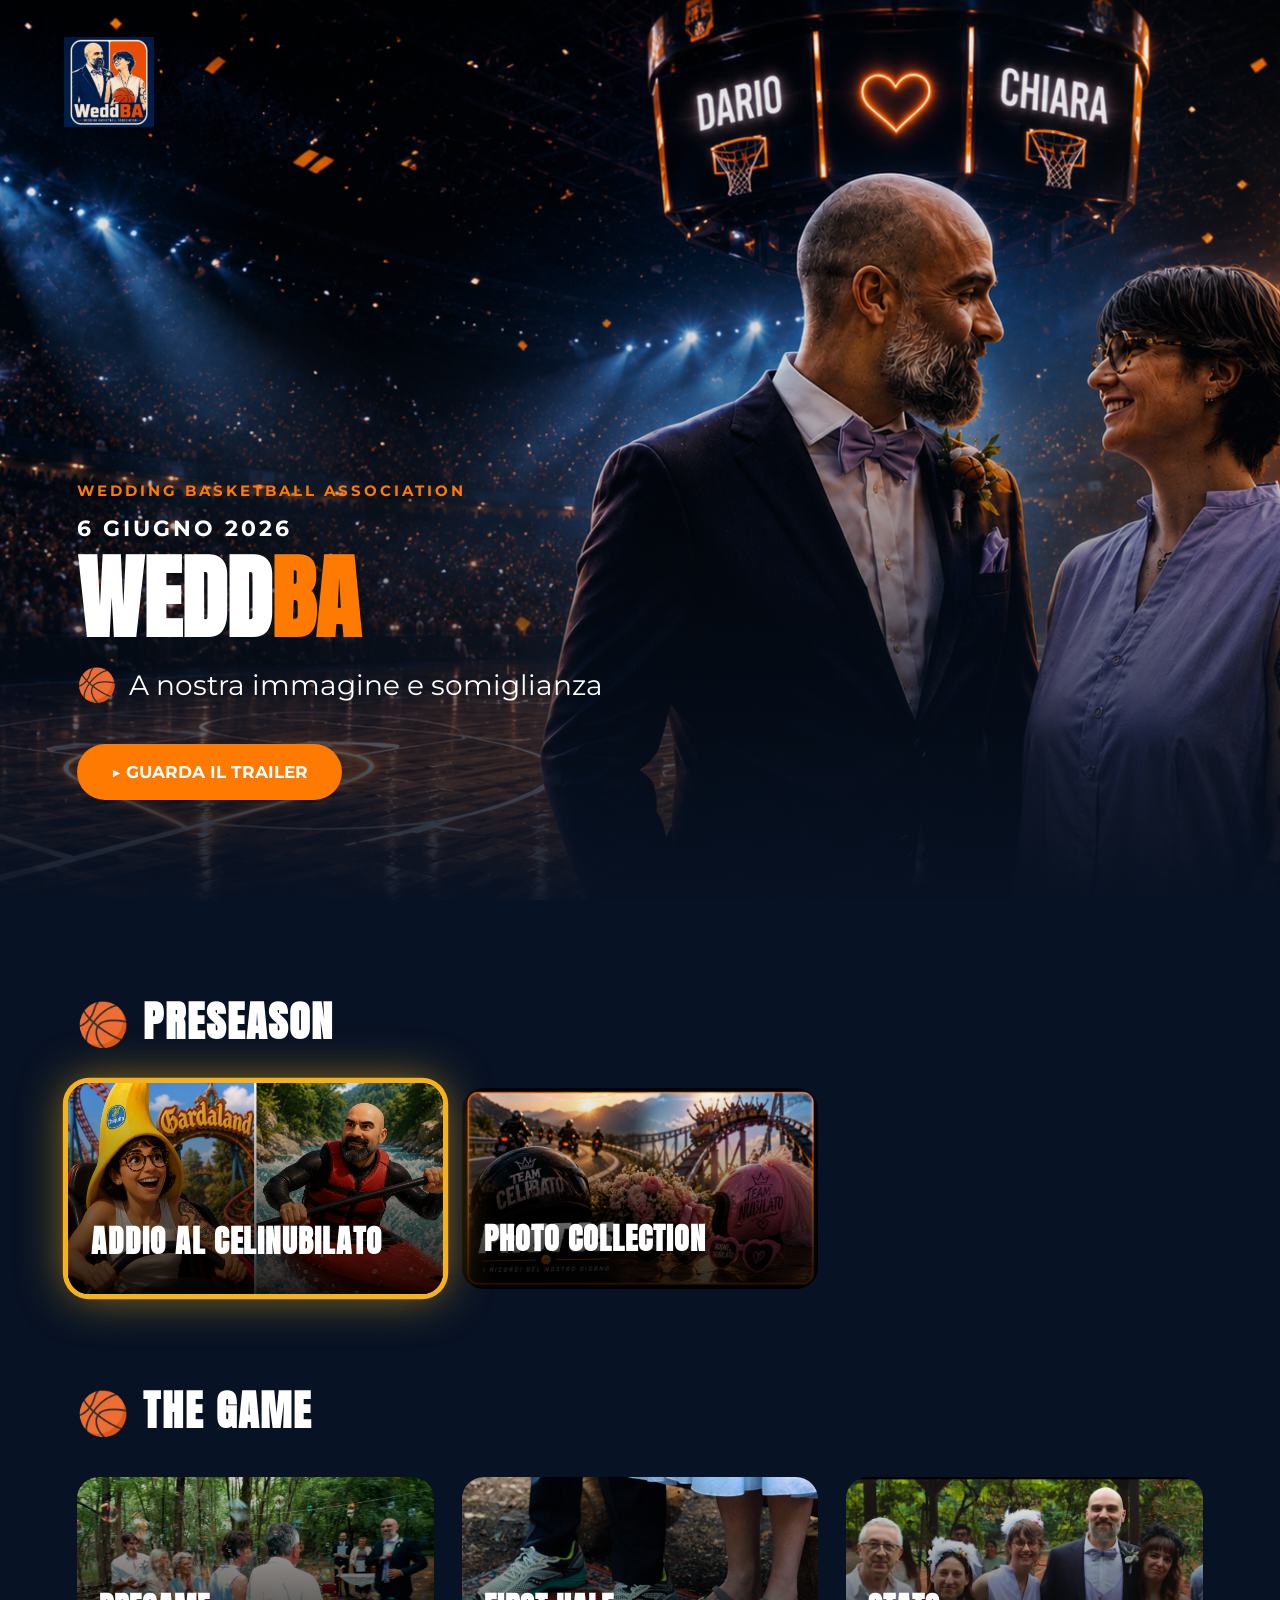
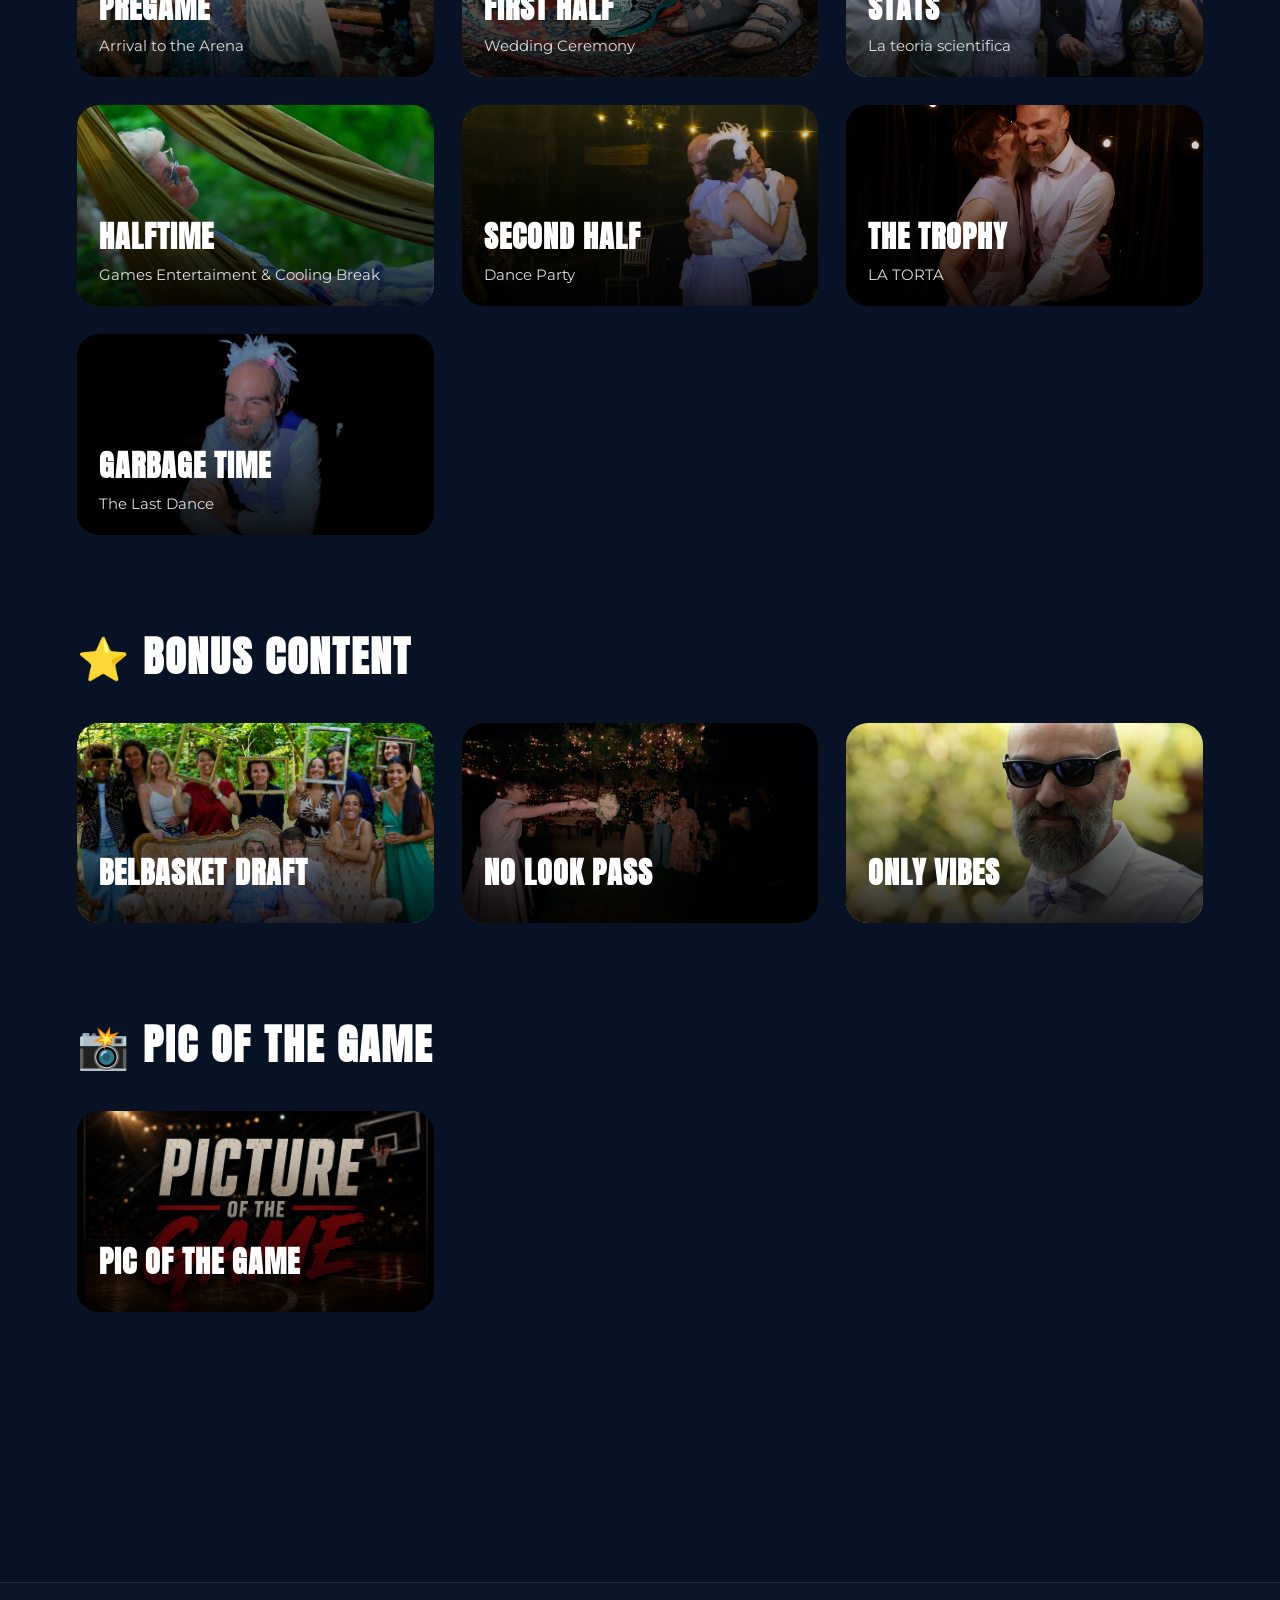
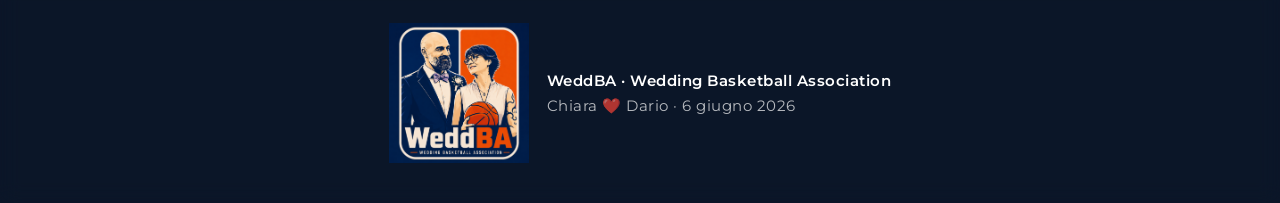
<file: index.html>
<!DOCTYPE html>
<html lang="it">

<head>

    <meta charset="UTF-8">
    <meta name="viewport" content="width=device-width, initial-scale=1.0">

    <title>WeddBA | Chiara & Dario</title>

    <!-- PWA -->

    <link rel="manifest" href="manifest.json">

    <meta name="theme-color" content="#081528">

    <meta name="apple-mobile-web-app-capable" content="yes">

    <meta name="apple-mobile-web-app-status-bar-style" content="black-translucent">

    <meta name="apple-mobile-web-app-title" content="WeddBA">

    <link rel="apple-touch-icon" href="images/icon-192.png">

    <!-- Google Fonts -->

    <link rel="preconnect" href="https://fonts.googleapis.com">

    <link rel="preconnect" href="https://fonts.gstatic.com" crossorigin>

    <link href="https://fonts.googleapis.com/css2?family=Anton&family=Montserrat:wght@300;400;500;600;700&display=swap" rel="stylesheet">

    <!-- CSS -->

    <link rel="stylesheet" href="css/style.css">

    <link rel="stylesheet" href="css/header.css">

    <link rel="stylesheet" href="css/hero.css">

    <link rel="stylesheet" href="css/cards.css">

    <link rel="stylesheet" href="css/footer.css">

    <link rel="stylesheet" href="css/pwa.css">

    <link rel="stylesheet" href="css/responsive.css">

</head>

<body>

    <!-- ==========================
         INSTALL APP
    =========================== -->

    <div id="install-banner">

        <div>

            🏀 Installa <strong>WeddBA</strong> sul tuo telefono

        </div>

        <button id="install-btn">

            Installa

        </button>

    </div>

    <!-- ==========================
         HEADER
    =========================== -->

    <header id="header">

        <div class="logo">

            <img src="images/logo.png" alt="WeddBA">

        </div>

    </header>

    <!-- ==========================
         HERO
    =========================== -->

    <section class="hero">

        <div class="overlay"></div>

        <div class="hero-content">

            <span class="league">

                WEDDING BASKETBALL ASSOCIATION

            </span>

            <div class="hero-date">

            6 GIUGNO 2026

            </div>

            <h1 class="hero-title">

                <span class="w">W</span><span class="edd">edd</span><span class="ba">BA</span>

            </h1>

            <p class="hero-subtitle">

                <span class="ball">🏀</span>

                A nostra immagine e somiglianza

            </p>

            <button class="hero-button">

                ▶ GUARDA IL TRAILER

            </button>

        </div>

    </section>

    <!-- ==========================
         CATEGORIE
    =========================== -->

    <section id="categories" class="categories">

        <div id="categoriesContainer"></div>

    </section>

    <!-- ==========================
         FOOTER
    =========================== -->

    <footer class="footer">

        <img src="images/logo.png"

             class="footer-logo"

             alt="WeddBA">

        <div class="footer-text">

            <p>WeddBA · Wedding Basketball Association</p>

            <p>Chiara ❤️ Dario · 6 giugno 2026</p>

        </div>

    </footer>

    <!-- ==========================
         JAVASCRIPT
    =========================== -->

    <script src="data.js"></script>

    <script src="script.js"></script>

    <script src="install.js"></script>

    <script>

    window.addEventListener("load",()=>{

        const target=sessionStorage.getItem("returnTo");

        if(target){

            setTimeout(()=>{

                const card=document.getElementById(target);

                if(card){

                    card.scrollIntoView({

                        behavior:"smooth",

                        block:"center"

                    });

                }

            },200);

        }

    });

    document.querySelector(".hero-button").addEventListener("click",()=>{

        window.location.href="player.html?video=wLTiqjkjbIs";

    });

    if("serviceWorker" in navigator){

        window.addEventListener("load",()=>{

            navigator.serviceWorker.register("./sw.js")

            .then(()=>console.log("🏀 WeddBA Ready"))

            .catch(console.error);

        });

    }

    </script>

</body>

</html>
</file>
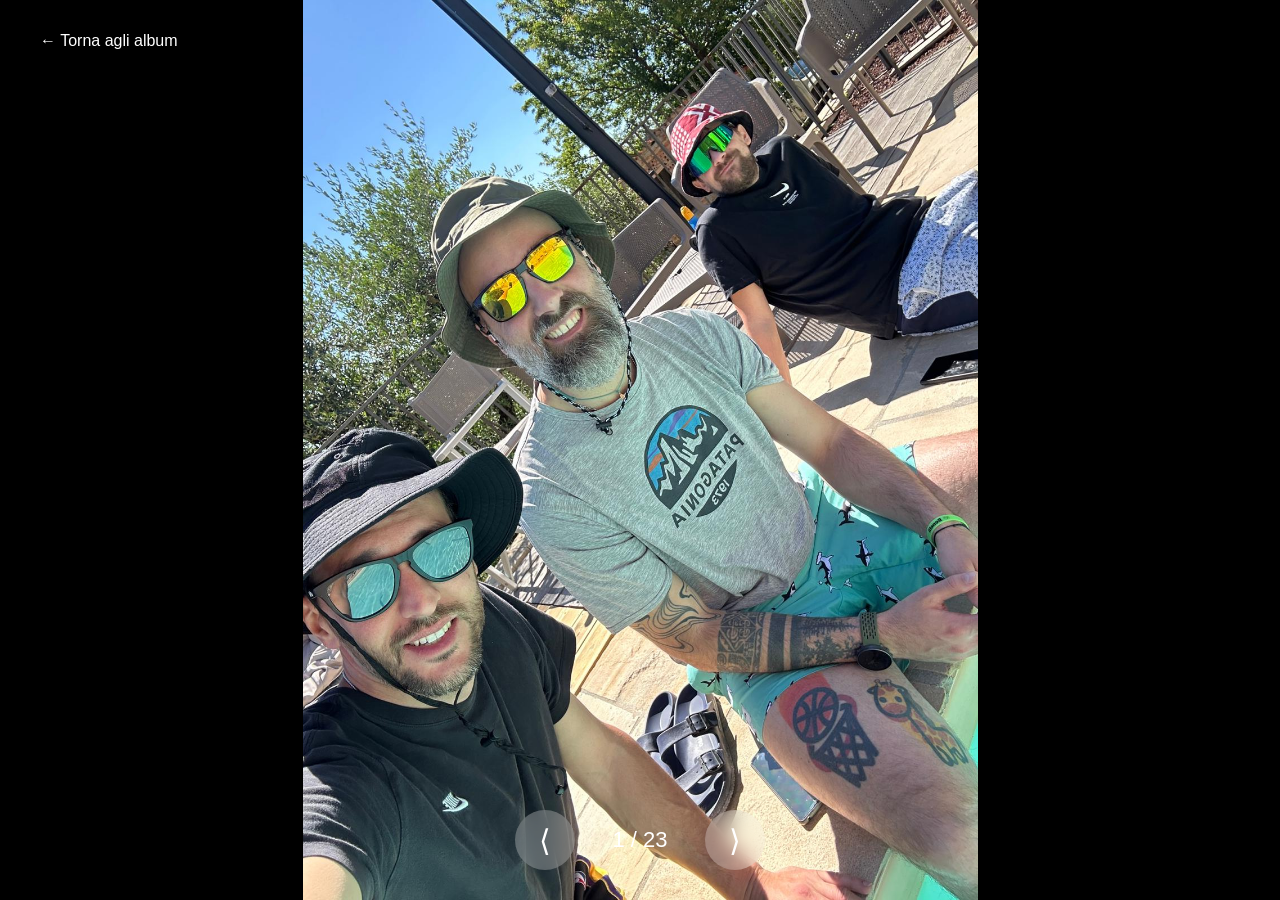
<file: celibato.html>
<!DOCTYPE html>
<html lang="it">

<head>

<meta charset="UTF-8">

<meta name="viewport" content="width=device-width, initial-scale=1.0">

<title>Addio al Celibato</title>

<style>

*{
    margin:0;
    padding:0;
    box-sizing:border-box;
}

body{

    background:#000;
    overflow:hidden;

    display:flex;
    justify-content:center;
    align-items:center;

    height:100vh;

}

img{

    width:100vw;
    height:100vh;

    object-fit:contain;

}

.back{

    position:fixed;

    top:20px;
    left:20px;

    z-index:100;

    color:white;

    text-decoration:none;

    font-family:Arial, sans-serif;

    background:rgba(0,0,0,.5);

    padding:12px 20px;

    border-radius:30px;

    transition:.3s;

}

.back:hover{

    background:rgba(255,255,255,.2);

}

#controls{

    position:fixed;

    bottom:30px;
    left:50%;

    transform:translateX(-50%);

    display:flex;

    gap:20px;

    align-items:center;

    z-index:100;

}

#controls button{

    width:60px;

    height:60px;

    border:none;

    border-radius:50%;

    font-size:30px;

    cursor:pointer;

    background:rgba(255,255,255,.25);

    color:white;

    backdrop-filter:blur(10px);

    transition:.3s;

}

#controls button:hover{

    background:rgba(255,255,255,.45);

}

#counter{

    font-size:22px;

    font-family:Montserrat,sans-serif;

    color:white;

    min-width:90px;

    text-align:center;

}

</style>

</head>

<body>

<a class="back" href="photos.html">← Torna agli album</a>

<img id="photo" src="" alt="">

<div id="controls">

    <button id="prev">⟨</button>

    <span id="counter"></span>

    <button id="next">⟩</button>

</div>

<script src="celibato.js"></script>

</body>

</html>
</file>
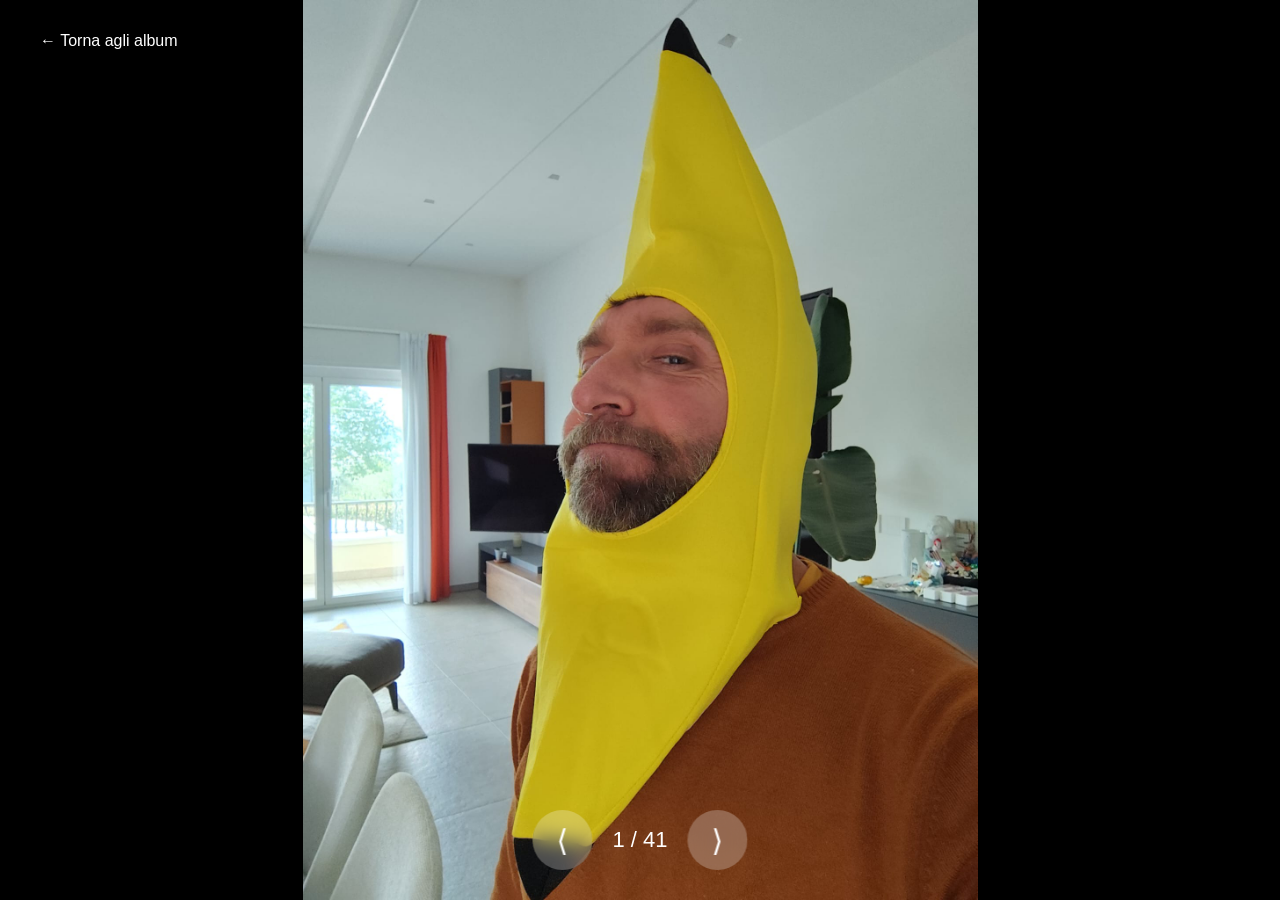
<file: nubilato.html>
<!DOCTYPE html>
<html lang="it">

<head>

<meta charset="UTF-8">

<meta name="viewport" content="width=device-width, initial-scale=1.0">

<title>Addio al Nubilato</title>

<style>

*{
    margin:0;
    padding:0;
    box-sizing:border-box;
}

body{

    background:#000;
    overflow:hidden;

    display:flex;
    justify-content:center;
    align-items:center;

    height:100vh;

}

img{

    width:100vw;
    height:100vh;

    object-fit:contain;

}

.back{

    position:fixed;

    top:20px;
    left:20px;

    z-index:100;

    color:white;

    text-decoration:none;

    font-family:Arial;

    background:rgba(0,0,0,.5);

    padding:12px 20px;

    border-radius:30px;

}

#controls{

    position:fixed;

    bottom:30px;
    left:50%;

    transform:translateX(-50%);

    display:flex;
    gap:20px;

    align-items:center;

    z-index:100;

}

#controls button{

    width:60px;
    height:60px;

    border:none;

    border-radius:50%;

    font-size:30px;

    cursor:pointer;

    background:rgba(255,255,255,.25);

    color:white;

    backdrop-filter:blur(10px);

}

#counter{

    font-size:22px;

    font-family:Montserrat,sans-serif;

    color:white;

}

</style>

</head>

<body>

<a class="back" href="photos.html">← Torna agli album</a>

<img id="photo" src="" alt="">


<div id="controls">

    <button id="prev">⟨</button>

    <span id="counter"></span>

    <button id="next">⟩</button>

</div>



<script src="nubilato.js"></script>

</body>

</html>
</file>
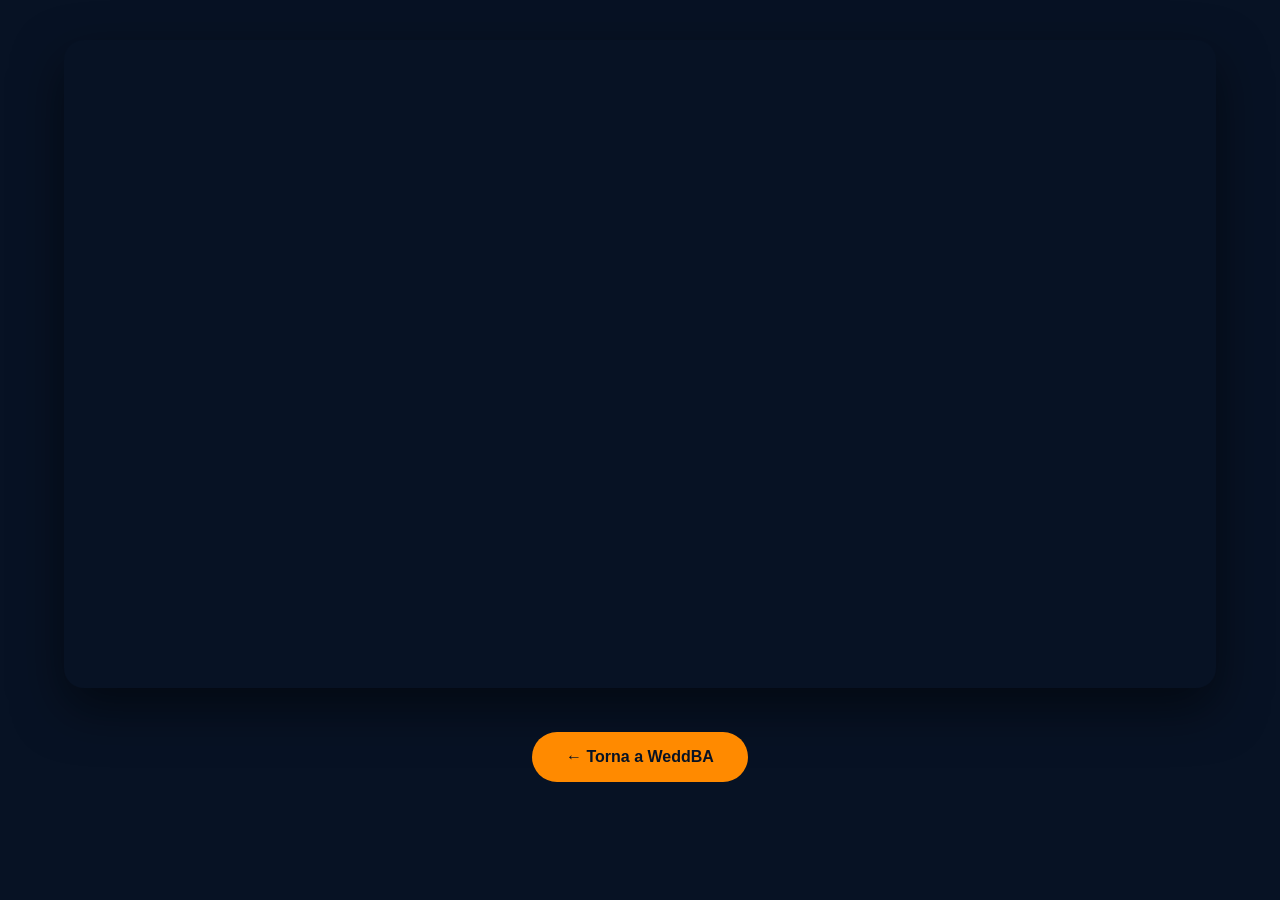
<file: player.html>
<!DOCTYPE html>
<html lang="it">

<head>

<meta charset="UTF-8">
<meta name="viewport" content="width=device-width, initial-scale=1.0">

<title>WeddBA Player</title>

<link rel="stylesheet" href="css/style.css">
<link rel="stylesheet" href="css/player.css">

<style>

body{

    margin:0;
    background:#071224;
    color:white;
    font-family:Montserrat,sans-serif;
    overflow-x:hidden;

}

.player-container{

    width:90%;
    max-width:1200px;
    margin:40px auto;

}

iframe{

    width:100%;
    aspect-ratio:16/9;

    border:none;
    border-radius:20px;

    box-shadow:0 20px 50px rgba(0,0,0,.5);

}

.back-home{

    text-align:center;
    margin:40px 0;

}

.back-btn{

    display:inline-block;

    padding:16px 34px;

    background:#ff8a00;
    color:#071224;

    text-decoration:none;

    font-weight:700;

    border-radius:50px;

    transition:.25s;

}

.back-btn:hover{

    transform:scale(1.05);

    opacity:.95;

}

.back-btn:focus{

    outline:4px solid #ffd54a;

}

</style>

</head>

<body>

<div class="player-container">

    <iframe
        id="player"
        allow="autoplay; fullscreen"
        allowfullscreen>
    </iframe>

</div>

<div class="back-home">

    <a
        id="backButton"
        href="index.html"
        class="back-btn">

        ← Torna a WeddBA

    </a>

</div>

<script>

// ===============================
// VIDEO
// ===============================

const params = new URLSearchParams(window.location.search);

const video = params.get("video");

const player = document.getElementById("player");

if(video){

    player.src =
    `https://www.youtube.com/embed/${video}?autoplay=1&rel=0&playsinline=1`;

}

// ===============================
// TORNA ALLA HOME
// ===============================

function goHome(){

    window.location.href = "index.html";

}

// ===============================
// TASTI
// ===============================

document.addEventListener("keydown",(e)=>{

    const backKeys=[

        "Escape",
        "Backspace",
        "BrowserBack",
        "GoBack"

    ];

    if(backKeys.includes(e.key)){

        e.preventDefault();

        goHome();

    }

});

// ===============================
// DOPPIO CLICK TELECOMANDO
// ===============================

window.addEventListener("popstate",goHome);

// ===============================
// FOCUS SUL PULSANTE
// ===============================

window.addEventListener("load",()=>{

    document.getElementById("backButton").blur();

});

</script>

</body>

</html>
</file>
<file: css/style.css>
/* =====================================================
   WEDDBA
   BASE STYLE
===================================================== */

/* RESET */

*{
    margin:0;
    padding:0;
    box-sizing:border-box;
}

html{
    scroll-behavior:smooth;
}

body{
    background:#071224;
    color:#fff;
    font-family:'Montserrat',sans-serif;
    overflow-x:hidden;
}

/* COLORI */

:root{

    --background:#071224;

    --orange:#ff7a00;

    --white:#ffffff;

    --gray:#cfcfcf;

    --card:#101c30;

}

/* LINK */

a{
    color:inherit;
    text-decoration:none;
}

/* IMMAGINI */

img{
    display:block;
    max-width:100%;
    height:auto;
}

/* BOTTONI */

button{
    font-family:inherit;
}

/* CONTENITORE */

section{
    width:100%;
}
</file>
<file: css/header.css>
/* =====================================================
   WEDDBA
   HEADER
===================================================== */

#header{

    position:fixed;

    top:0;
    left:0;

    width:100%;

    padding:20px 5%;

    display:flex;

    justify-content:space-between;

    align-items:center;

    z-index:1000;

    transition:.35s;

}

.logo{

    display:flex;

    align-items:center;

}

.logo img{

    width:90px;

    height:auto;

    display:block;

}
</file>
<file: css/hero.css>
/* =====================================================
   WEDDBA
   HERO
===================================================== */

.hero{

    position:relative;

    width:100%;

    min-height:100vh;

    display:flex;

    align-items:flex-end;

    padding:0 6% 100px;

    overflow:hidden;

    background:url("../images/hero.png") center center/cover no-repeat;

}

.overlay{

    position:absolute;

    inset:0;

    background:linear-gradient(
        to top,
        rgba(7,18,36,.95),
        rgba(7,18,36,.20),
        rgba(7,18,36,.05)
    );

}

.hero-content{

    position:relative;

    z-index:2;

    max-width:700px;

}

.league{

    display:inline-block;

    margin-bottom:15px;

    color:var(--orange);

    font-size:15px;

    letter-spacing:3px;

    font-weight:700;

    text-transform:uppercase;

}

.hero-date{

    font-size:22px;

    font-weight:700;

    color:#fff;

    letter-spacing:3px;

    margin-bottom:15px;

}

.hero-title{

    font-family:'Anton',sans-serif;

    font-size:110px;

    line-height:.9;

    text-transform:uppercase;

    margin-bottom:25px;

}

.hero-title .w{

    color:#fff;

}

.hero-title .edd{

    color:#fff;

}

.hero-title .ba{

    color:var(--orange);

}

.hero-subtitle{

    display:flex;

    align-items:center;

    gap:12px;

    font-size:28px;

    margin-bottom:40px;

}

.ball{

    font-size:32px;

}

.hero-button{

    display:inline-flex;

    align-items:center;

    gap:12px;

    padding:18px 34px;

    border:none;

    border-radius:50px;

    background:var(--orange);

    color:#fff;

    font-weight:700;

    font-size:17px;

    cursor:pointer;

    transition:.3s;

}

.hero-button:hover{

    transform:translateY(-3px);

    box-shadow:0 10px 30px rgba(255,120,0,.35);

}
</file>
<file: css/cards.css>
/* =====================================================
   WEDDBA
   CARDS
===================================================== */


/* ==========================
   SEZIONI
========================== */

.categories{

    padding:90px 6%;

}

.season-section{

    margin-bottom:90px;

}

.section-title-custom{

    display:flex;

    align-items:center;

    gap:14px;

    margin-bottom:35px;

    font-family:'Anton',sans-serif;

    font-size:42px;

    letter-spacing:2px;

    text-transform:uppercase;

}


/* ==========================
   GRID
========================== */

.cards-grid{

    display:grid;

    grid-template-columns:repeat(auto-fill,minmax(320px,1fr));

    gap:28px;

}


/* ==========================
   CARD
========================== */

.category{

    position:relative;

    overflow:hidden;

    border-radius:22px;

    cursor:pointer;

    transition:.35s;

    background:#111;

}

.category:hover{

    transform:translateY(-8px);

    box-shadow:0 20px 45px rgba(0,0,0,.45);

}


/* ==========================
   IMMAGINE
========================== */

.category img{

    width:100%;

    aspect-ratio:16/9;

    object-fit:cover;

    display:block;

    transition:.4s;

}

.category:hover img{

    transform:scale(1.05);

}


/* ==========================
   OVERLAY
========================== */

.category::after{

    content:"";

    position:absolute;

    inset:0;

    background:linear-gradient(

        transparent,

        rgba(0,0,0,.85)

    );

}


/* ==========================
   TESTO
========================== */

.category-content{

    position:absolute;

    left:0;

    right:0;

    bottom:0;

    z-index:2;

    padding:22px;

}

.category-content h3{

    font-family:'Anton',sans-serif;

    font-size:30px;

    letter-spacing:1px;

    margin-bottom:6px;

}

.category-content p{

    font-size:15px;

    color:#ddd;

}


/* ==========================
   PLAY
========================== */

.play-icon{

    position:absolute;

    top:50%;

    left:50%;

    transform:translate(-50%,-50%);

    width:70px;

    height:70px;

    border-radius:50%;

    background:rgba(0,0,0,.55);

    display:flex;

    justify-content:center;

    align-items:center;

    font-size:30px;

    opacity:0;

    transition:.3s;

    z-index:3;

}

.category:hover .play-icon{

    opacity:1;

}


/* ==========================
   TV MODE
========================== */

.category.focused{

    transform:scale(1.05);

    border:3px solid var(--gold);

}

/* ==========================================
   FOCUS TV / TASTIERA
========================================== */

.category{

    position:relative;
    transition:.3s;

}

.category.focused{

    transform:scale(1.05);
    z-index:50;

    border-radius:20px;

    box-shadow:
        0 0 0 5px #f6b21a,
        0 0 40px rgba(246,178,26,.6);

}

.category.focused .play-icon{

    background:#f6b21a;
    color:#071224;

}

/* =====================================================
   GLOBAL FOCUS (TV / TASTIERA)
===================================================== */

.category,
.album-card,
.photo{

    position:relative;
    transition:.3s;

}

.category.focused,
.album-card.focused,
.photo.focused{

    transform:scale(1.05);

    z-index:100;

    border-radius:20px;

    box-shadow:
        0 0 0 5px #f6b21a,
        0 0 45px rgba(246,178,26,.65);

}

/* Effetto immagine */

.category.focused img,
.album-card.focused img,
.photo.focused img{

    transform:scale(1.05);

}

/* Play button */

.category.focused .play-icon{

    background:#f6b21a;
    color:#071224;

}
</file>
<file: css/footer.css>
/* =====================================================
   WEDDBA
   FOOTER
===================================================== */

.footer{

    width:100%;

    margin-top:90px;

    padding:40px 6%;

    display:flex;

    justify-content:center;

    align-items:center;

    gap:18px;

    border-top:1px solid rgba(255,255,255,.08);

    background:rgba(255,255,255,.02);

    backdrop-filter:blur(10px);

}

/* ==========================
   LOGO
========================== */

.footer-logo{
    width:140px;
    height:auto;
    display:block;
    flex-shrink:0;
}

/* ==========================
   TESTO
========================== */

.footer-text{

    display:flex;

    flex-direction:column;

    gap:4px;

}

.footer-text p{

    margin:0;

    color:rgba(255,255,255,.70);

    font-size:15px;

    line-height:1.4;

    letter-spacing:.5px;

}

.footer-text p:first-child{

    color:#ffffff;

    font-weight:600;

}

/*
</file>
<file: css/pwa.css>
/* =====================================================
   WEDDBA
   PWA
===================================================== */


/* ==========================
   INSTALL BANNER
========================== */

#install-banner{

    position:fixed;

    left:20px;

    right:20px;

    bottom:20px;

    display:none;

    justify-content:space-between;

    align-items:center;

    gap:20px;

    padding:18px 22px;

    border-radius:18px;

    background:rgba(7,18,36,.96);

    border:2px solid rgba(255,122,0,.45);

    backdrop-filter:blur(14px);

    box-shadow:0 15px 35px rgba(0,0,0,.35);

    z-index:99999;

}

#install-banner div{

    color:#fff;

    font-size:15px;

    font-weight:500;

    line-height:1.4;

}


/* ==========================
   BUTTON
========================== */

#install-btn{

    border:none;

    outline:none;

    cursor:pointer;

    padding:14px 26px;

    border-radius:14px;

    background:linear-gradient(
        135deg,
        #ff7a00,
        #ffb347
    );

    color:#fff;

    font-size:15px;

    font-weight:700;

    transition:.3s;

    flex-shrink:0;

}

#install-btn:hover{

    transform:translateY(-2px);

    box-shadow:0 10px 25px rgba(255,122,0,.35);

}

#
</file>
<file: css/responsive.css>
/* =====================================================
   WEDDBA
   RESPONSIVE
===================================================== */


/* =====================================================
   DESKTOP LARGE
===================================================== */

@media(max-width:1400px){

    .hero-title{

        font-size:92px;

    }

}


/* =====================================================
   TABLET
===================================================== */

@media(max-width:1200px){

    .cards-grid{

        grid-template-columns:repeat(2,minmax(0,1fr));

    }

    .large-card{

        grid-column:span 2;

    }

}


/* =====================================================
   TABLET PICCOLI
===================================================== */

@media(max-width:900px){

    #header{

        padding:0 30px;

    }

    nav{

        gap:20px;

    }

    .hero{

        padding:0 6% 90px;

    }

    .hero-title{

        font-size:72px;

    }

    .hero-subtitle{

        font-size:28px;

    }

}


/* =====================================================
   SMARTPHONE
===================================================== */

@media(max-width:768px){

    .hero{

        background-image:url("../images/hero-mobile.png");
        background-size:cover;
        background-position:center top;
        min-height:100svh;
        padding:35px 20px;

    }

    .hero-content{

        max-width:100%;

    }

    /* Nasconde le scritte sopra ai volti */

    .hero .league{

        display:none;

    }

    .hero .hero-date{

        display:none;

    }

    /* Sposta il titolo più in basso */

    .hero-title{

        font-size:56px;
        margin-top:52vh;

    }

    .hero-subtitle{

        font-size:20px;
        margin-top:10px;

    }

    .hero-button{

        width:100%;

    }

}


/* =====================================================
   TELEFONI
===================================================== */

@media(max-width:700px){

    .cards-grid{

        grid-template-columns:1fr;

    }

    .large-card{

        grid-column:auto;

    }

}


/* =====================================================
   SMARTPHONE PICCOLI
===================================================== */

@media(max-width:650px){

    #header{

        height:75px;
        padding:0 20px;

    }

    .logo img{

        width:80px;
        height:80px;

    }

    nav{

        display:none;

    }

    .categories{

        padding:70px 20px;

    }

    .section-title-custom{

        font-size:34px;

    }

    .footer{

        flex-direction:column;
        text-align:center;

    }

}


/* =====================================================
   iPHONE SE
===================================================== */

@media(max-width:390px){

    .hero-title{

        font-size:46px;
        margin-top:50vh;

    }

    .hero-subtitle{

        font-size:18px;

    }

    .hero-button{

        padding:16px;
        font-size:16px;

    }

}
</file>
<file: css/player.css>
/* =====================================================
   WEDDBA
   PLAYER
===================================================== */

body{
    background:#071224;
    color:#fff;
    font-family:'Montserrat',sans-serif;
}

/* ==========================
   HEADER
========================== */

.player-header{

    position:fixed;
    top:0;
    left:0;
    width:100%;
    height:80px;

    display:flex;
    align-items:center;
    justify-content:space-between;

    padding:0 40px;

    background:rgba(7,18,36,.85);
    backdrop-filter:blur(12px);

    z-index:999;
}

.player-logo img{

    width:95px;
    height:auto;

}

.back-button{

    padding:12px 22px;

    border:none;
    border-radius:40px;

    background:#ff7a00;
    color:#fff;

    font-size:15px;
    font-weight:700;

    cursor:pointer;

    transition:.3s;

}

.back-button:hover{

    transform:translateY(-2px);

    box-shadow:0 10px 25px rgba(255,122,0,.35);

}

/* ==========================
   VIDEO
========================== */

.player{

    width:100%;
    min-height:100vh;

    display:flex;
    align-items:center;
    justify-content:center;

    padding:120px 5% 60px;

}

.video-wrapper{

    width:100%;
    max-width:1400px;

    aspect-ratio:16/9;

    border-radius:22px;

    overflow:hidden;

    background:#000;

    box-shadow:0 25px 60px rgba(0,0,0,.45);

}

.video-wrapper iframe{

    width:100%;
    height:100%;

    border:none;

}

/* ==========================
   INFO
========================== */

.player-info{

    max-width:1000px;

    margin:45px auto;

    text-align:center;

}

.player-info h1{

    font-size:42px;

    margin-bottom:15px;

    font-family:'Anton',sans-serif;

    letter-spacing:2px;

}

.player-info p{

    color:rgba(255,255,255,.75);

    font-size:18px;

    line-height:1.7;

}

/* ==========================
   RESPONSIVE
========================== */

@media(max-width:900px){

    .player-header{

        padding:0 20px;

    }

    .player-logo img{

        width:75px;

    }

    .back-button{

        padding:10px 18px;
        font-size:14px;

    }

    .player{

        padding:100px 20px 40px;

    }

    .player-info h1{

        font-size:30px;

    }

}

@media(max-width:600px){

    .player{

        padding:90px 15px 30px;

    }

    .video-wrapper{

        border-radius:14px;

    }

}
</file>
